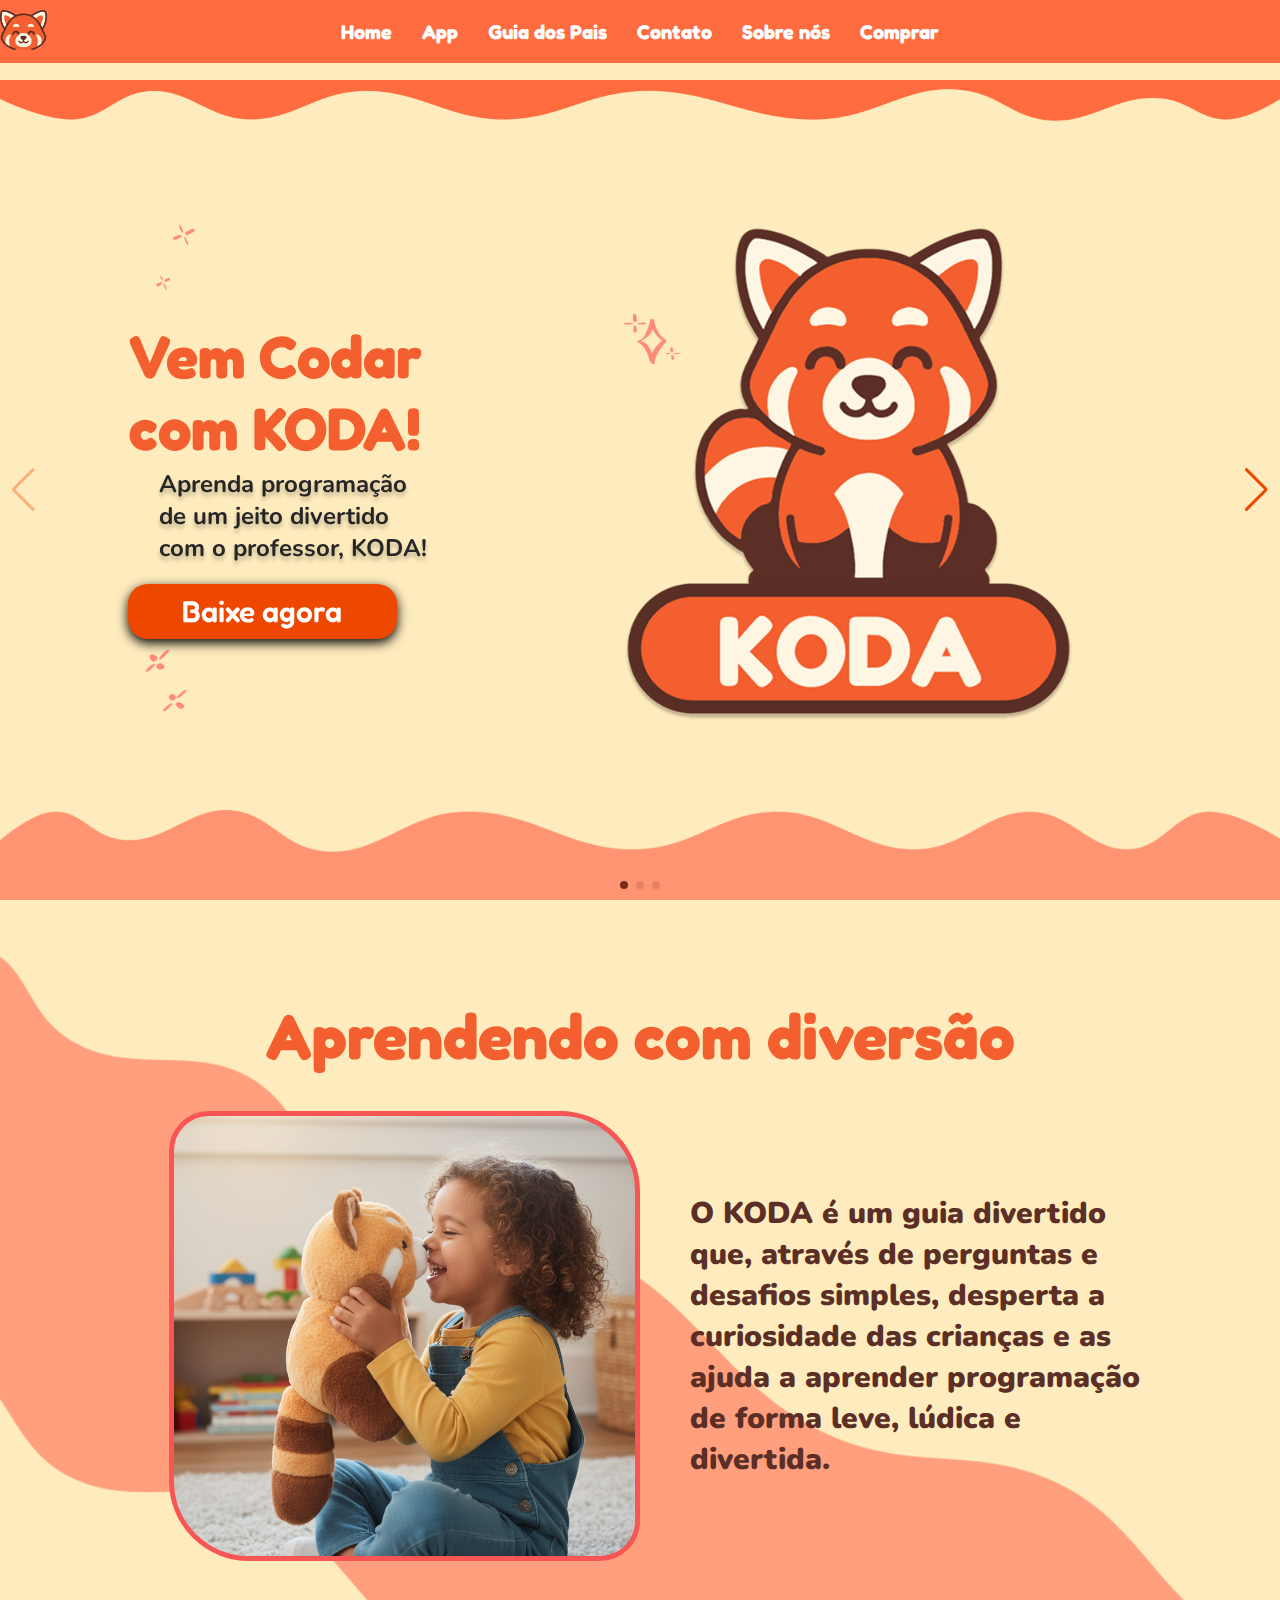
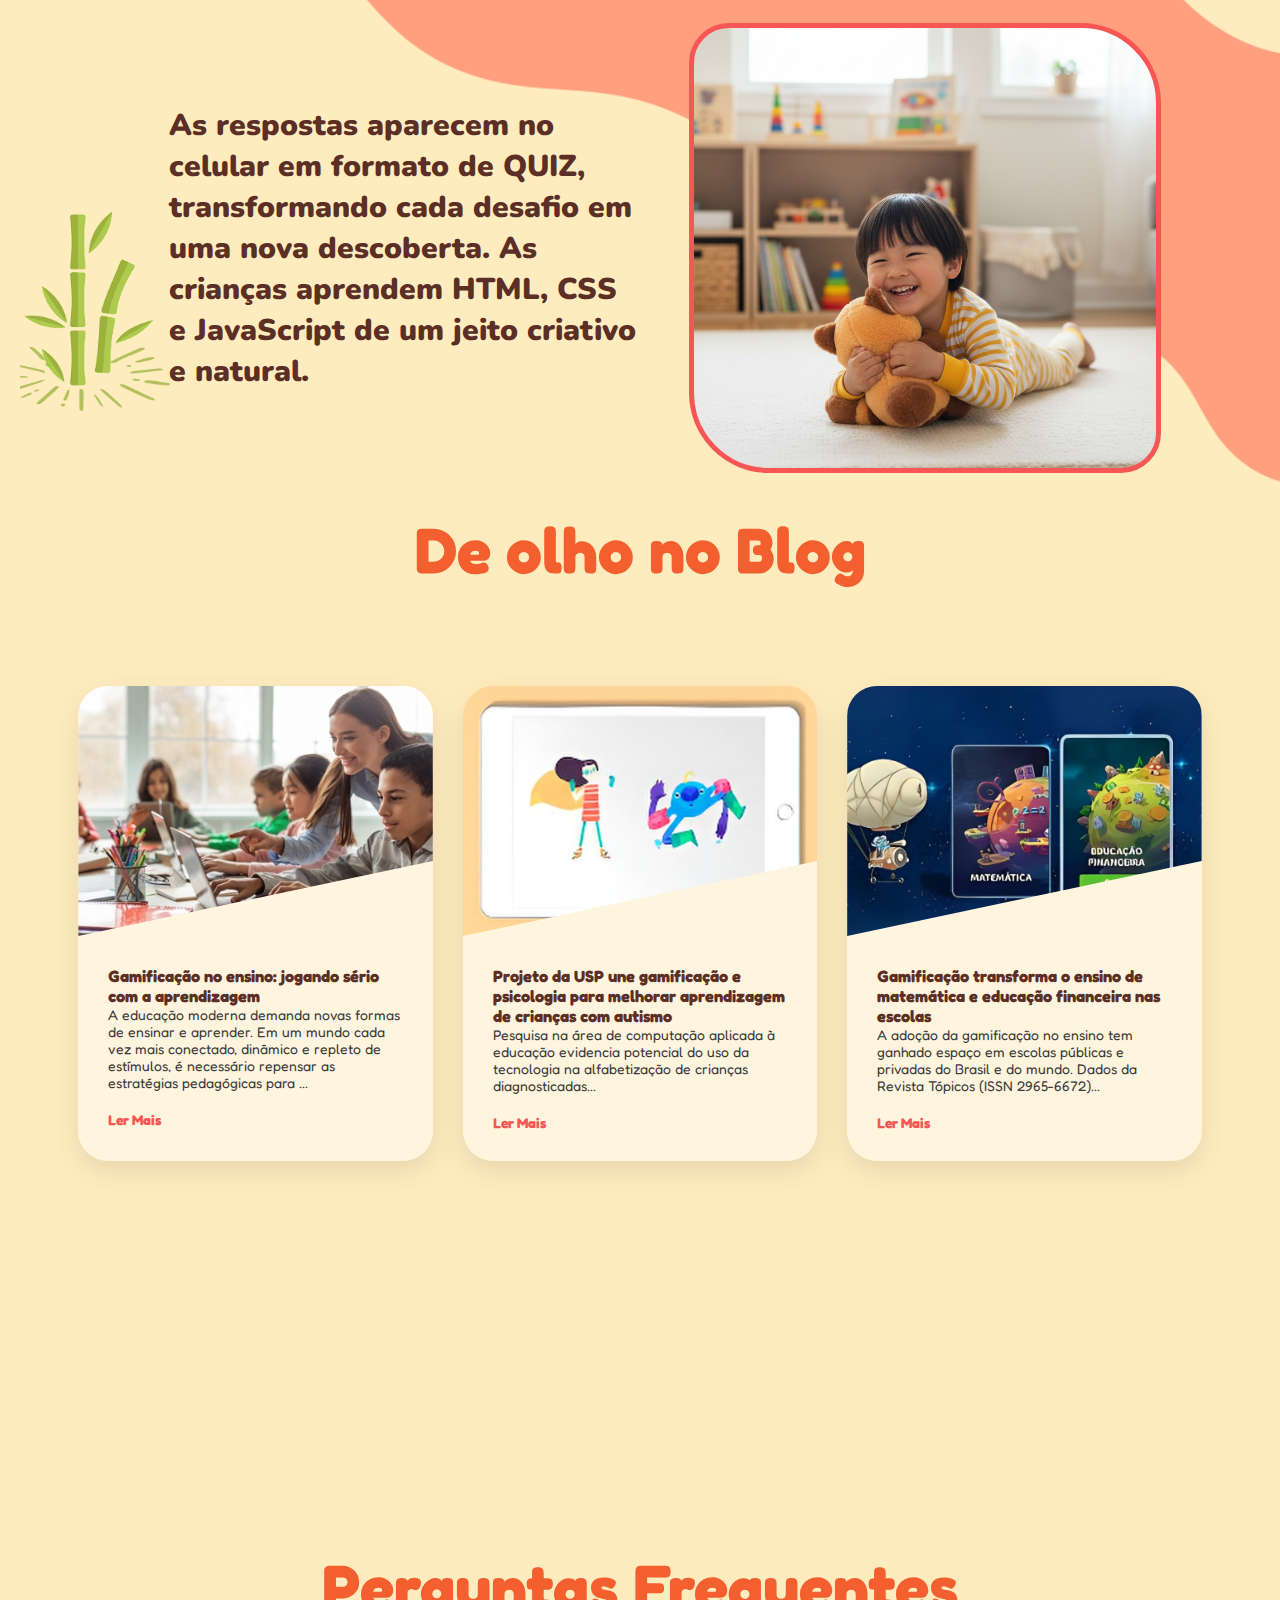
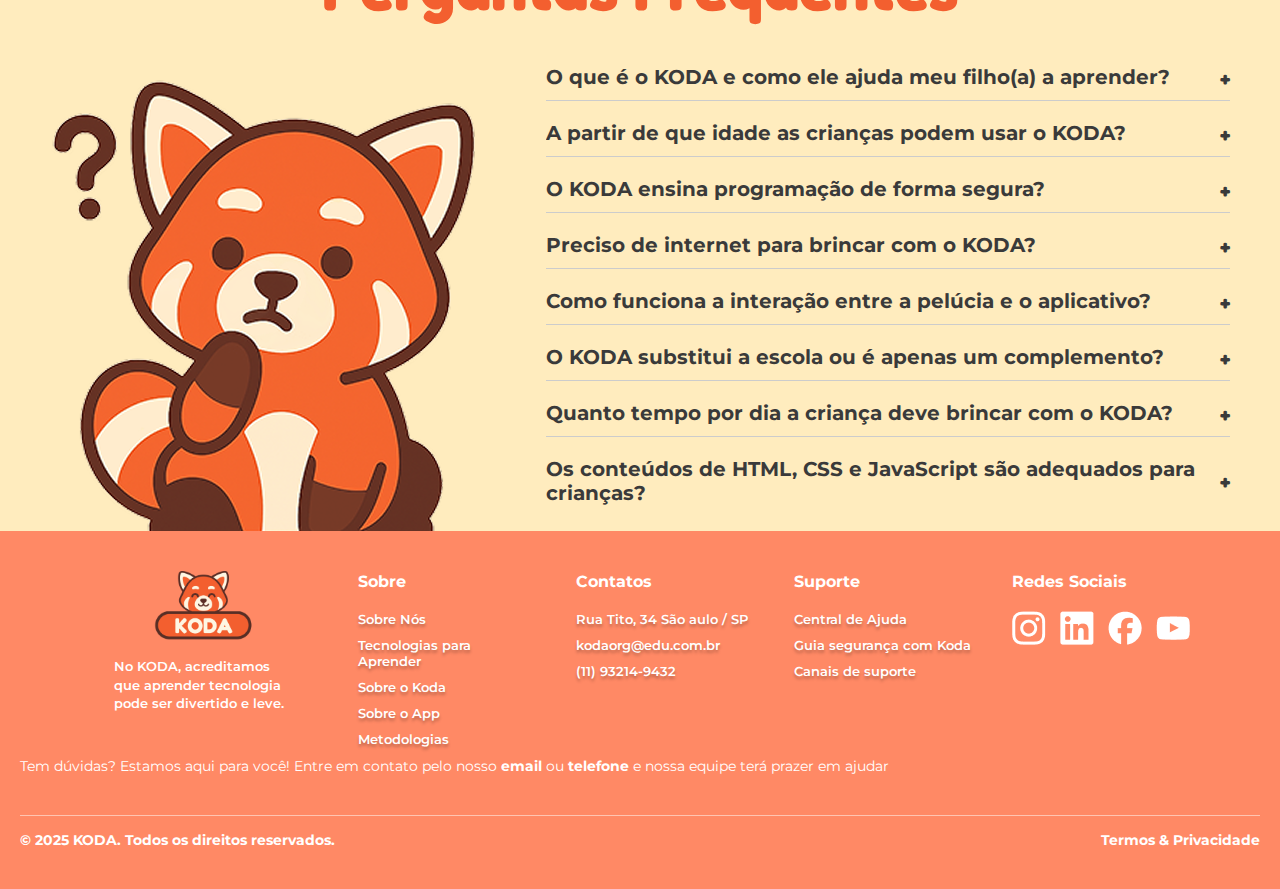
<file: index.html>
<!DOCTYPE html>
<html lang="pt-br">

<head>
  <meta charset="UTF-8">
  <meta name="viewport" content="width=device-width, initial-scale=1.0">
  <title>KODA</title>
  <link rel="stylesheet" href="https://cdn.jsdelivr.net/npm/swiper@11/swiper-bundle.min.css" />
  <link rel="stylesheet" href="css/index.css" type="text/css" />
  <link rel="stylesheet" href="/css/reset.css" type="text/css" />
  <link rel="stylesheet" href="/css/header_footer.css" type="text/css" />
  <link rel="icon" type="image/x-icon" href="/imagens/FooterHeader/koda-logo.png">

</head>

<body>

  <!--inicio da Header-------------------------------------------------------------------------------------------------->
  <header class="navbar">
    <div class="container">
      <!-- Ícone de menu-->
      <div class="menu-toggle" id="menu-toggle">
        &#9776; <!-- codigo do icone de menu-->
      </div>
      <img src="./imagens/FooterHeader/koda-logo.png" alt="Logo" class="logo">
      <nav class="menu" id="menu">
        <a href="/index.html">Home</a>
        <a href="./paginas/appKoda.html">App</a>
        <a href="./paginas/guiadosPais.html">Guia dos Pais</a>
        <a href="./paginas/contato.html">Contato</a>
        <a href="./paginas/sobrenos.html">Sobre nós</a>
        <a href="./paginas/adote.html">Comprar</a>
      </nav>
    </div>
  </header>
  <!--Final da Header--------------------------------------------------------------------------------------------------->


  <!-- CONTEÙDO DA PÁGINA ----------------------------------------------------------------------------------------------->

  <!-- SECTION 1  ---------------------------------------------------------------------------------------------------------->
  <section class="swiper mySwiper">
    <img id="onda" src="/imagens/index//SECTION1/Exclude.png" alt="onda laranja">
    <div class="swiper-wrapper">
      <div class="swiper-slide">
        <div id="slide1">
          <img id="brilhos" src="/imagens/index/SECTION1/Element1.png" alt="brilhos">
          <h1> Vem Codar <br> com KODA!</h1>
          <h5>Aprenda programação <br> de um jeito divertido <br> com o professor, KODA!</h5>

          <a href="https://play.google.com/store/games?hl=pt_BR">
            <button> Baixe agora </button>
          </a>
        </div>
        <img id="kodak" src="/imagens/index/SECTION1/LogoKODAPNG.png" alt="Logo Do Koda">
        <img id="ondarosa" src="/imagens/index/SECTION1/ondarosa.png" alt="onda">
      </div>

      <div class="swiper-slide">
        <div id="slide2">
          <img id="brilhos2" src="/imagens/index/SECTION1/Element2.png" alt="brilhos">
          <h1>Garanta já o seu!</h1>

          <h5>Diversão, aprendizado e carinho <br> em um só mascote.</h5>

          <a href="/paginas/adote.html">
            <button> R$ 99,00 </button>
          </a>
        </div>
        <img id="kodaAcenando" src="/imagens/index/SECTION1/kodaAcenando.png" alt="KODA acenando">
        <img id="ondarosa" src="/imagens/index/SECTION1/ondarosa.png" alt="onda">

      </div>

      <div class="swiper-slide">

        <div id="slide3">
          <img id="brilhos3" src="/imagens/index/SECTION1/Element3.png" alt="brilhos">
          <img id="linguagens" src="/imagens/index/SECTION1/linguagens.png" alt="Logo HTML,CSS,JS">
          <div id="textos3">
            <h1>Aprenda as principais linguagens com o KODA!</h1>

            <h5>Programe suas ideias e divirta-se: transforme códigos em diversão com a ajuda do KODA!</h5>
          </div>
        </div>
        <img id="ondarosa" src="/imagens/index/SECTION1/ondarosa.png" alt="onda">


      </div>
    </div>

    <div class="swiper-button-next"></div>
    <div class="swiper-button-prev"></div>
    <div class="swiper-pagination"></div>
  </section>
  <!-- FIM DA SECTION 1  ---------------------------------------------------------------------------------------------------------->

  <!-- SECTION 2  ---------------------------------------------------------------------------------------------------------->
  <section class="secao2">
    <h1>Aprendendo com diversão</h1>

    <div id="box1">
      <div id="crianca1" alt="Criança interagindo com o KODA"> </div>
      <h4>O KODA é um guia divertido que, através de perguntas e desafios simples, desperta a curiosidade das
        crianças e as ajuda a aprender programação de forma leve, lúdica e divertida.</h4>
    </div>
    <img id="cana" src="/imagens/index/SECTION2/cana.png" alt="Cana de açucar">
    <div id="box2">

      <h4>As respostas aparecem no celular em formato de QUIZ, transformando cada desafio em uma nova descoberta.
        As crianças aprendem HTML, CSS e JavaScript de um jeito criativo e natural.</h4>
      <div id="crianca2" alt="Criança interagindo com o KODA"> </div>

    </div>
    <h1>De olho no Blog </h1>





  </section>
  <!-- FIM DA SECTION 2  ---------------------------------------------------------------------------------------------------------->


  <!-- SECTION 3  ---------------------------------------------------------------------------------------------------------->
  <section class="secao3">

    <section class="blog">
      <div class="blog-head">
      </div>

      <div class="row">


        <div class="item">
          <a href="https://revistaeducacao.com.br/2025/05/02/gamificacao-aprendizagem-debora-garofalo">
            <div class="img"><img src="/imagens/index/SECTION3/gamificacao-escola.jpg" alt=""></div>
            <div class="info">
              <h3>Gamificação no ensino: jogando sério com a aprendizagem</h3>
              <p>A educação moderna demanda novas formas de ensinar e aprender. Em um mundo cada vez mais conectado,
                dinâmico e repleto de estímulos, é necessário repensar as estratégias pedagógicas para ...</p>
              <p class="user">Ler mais</p>
            </div>
          </a>
        </div>

        <div class="item">
          <a
            href="https://www.icmc.usp.br/noticias/4997-projeto-da-usp-une-gamificacao-e-psicologia-para-melhorar-aprendizagem-de-criancas-com-autismo?">
            <div class="img"><img src="/imagens/index/SECTION3/noticia2.jpg" alt=""></div>
            <div class="info">
              <h3>Projeto da USP une gamificação e psicologia para melhorar aprendizagem de crianças com autismo</h3>
              <p>Pesquisa na área de computação aplicada à educação evidencia potencial do uso da tecnologia na
                alfabetização de crianças diagnosticadas...</p>
              <p class="user">Ler mais</p>
            </div>
          </a>
        </div>



        <div class="item">
          <a
            href="https://www.em.com.br/mundo-corporativo/2025/06/7171991-gamificacao-transforma-o-ensino-de-matematica-e-educacao-financeira-nas-escolas.html?">

            <div class="img"><img src="/imagens/index/SECTION3/noticia3.jpg" alt=""></div>
            <div class="info">
              <h3>Gamificação transforma o ensino de matemática e educação financeira nas escolas</h3>
              <p>A adoção da gamificação no ensino tem ganhado espaço em escolas públicas e privadas do Brasil e do
                mundo. Dados da Revista Tópicos (ISSN 2965-6672)...</p>
              <p class="user">Ler mais</p>
            </div>

          </a>
        </div>


      </div>
    </section>



  </section>




  <!-- FIM DA SECTION 3  ---------------------------------------------------------------------------------------------------------->


  <!-- SECTION 4  ---------------------------------------------------------------------------------------------------------->

  <section class="secao4">
    <h1>Perguntas Frequentes</h1>

    <div class="faq-container">
      <img src="/imagens/index/SECTION4/KODADUVIDA.png" alt="Mascote KODA" class="faq-image" />

      <div class="faq-box">
        <div class="faq">

          <div class="faq-item">
            <div class="faq-question">
              <h3>O que é o KODA e como ele ajuda meu filho(a) a aprender?</h3><span class="faq-icon">+</span>
            </div>
            <div class="faq-answer">
              <p>O KODA é uma pelúcia interativa que ensina programação de forma lúdica. Ele conversa com as crianças,
                faz perguntas e transforma conceitos de tecnologia em brincadeiras leves. Assim, elas aprendem os
                primeiros passos de HTML, CSS e JavaScript de um jeito divertido, sem pressão e com muito incentivo à
                criatividade.</p>
            </div>
          </div>

          <div class="faq-item">
            <div class="faq-question">
              <h3>A partir de que idade as crianças podem usar o KODA?</h3><span class="faq-icon">+</span>
            </div>
            <div class="faq-answer">
              <p>O KODA foi desenvolvido especialmente para crianças de 6 a 12 anos, fase em que a curiosidade e o
                aprendizado por meio da brincadeira estão em alta. Nessa idade, o contato com a programação é mais
                natural e se torna uma ótima base para o futuro.</p>
            </div>
          </div>


          <div class="faq-item">
            <div class="faq-question">
              <h3>O KODA ensina programação de forma segura?</h3><span class="faq-icon">+</span>
            </div>
            <div class="faq-answer">
              <p> Sim! Todo o conteúdo foi cuidadosamente planejado para ser educativo e seguro, sem riscos online. As
                interações são limitadas ao app e à pelúcia, garantindo que a criança aprenda em um ambiente protegido.
              </p>
            </div>
          </div>

          <div class="faq-item">
            <div class="faq-question">
              <h3>Preciso de internet para brincar com o KODA?</h3><span class="faq-icon">+</span>
            </div>
            <div class="faq-answer">
              <p>Apenas para a primeira configuração e eventuais atualizações do aplicativo. Depois disso, a criança
                pode brincar livremente com o KODA mesmo sem internet.</p>
            </div>
          </div>

          <div class="faq-item">
            <div class="faq-question">
              <h3>Como funciona a interação entre a pelúcia e o aplicativo?</h3><span class="faq-icon">+</span>
            </div>
            <div class="faq-answer">
              <p>É simples e intuitivo! O KODA faz uma pergunta em forma de brincadeira (como um quiz) e a criança
                escolhe a resposta pelo aplicativo no celular. O mascote reage de forma divertida, incentivando e
                celebrando os acertos.</p>
            </div>
          </div>


          <div class="faq-item">
            <div class="faq-question">
              <h3>O KODA substitui a escola ou é apenas um complemento?</h3><span class="faq-icon">+</span>
            </div>
            <div class="faq-answer">
              <p> O KODA não substitui a escola. Ele é um recurso complementar que transforma o aprendizado em uma
                experiência prazerosa. Funciona como um reforço criativo, ajudando a criança a desenvolver raciocínio
                lógico e confiança de maneira divertida.</p>
            </div>
          </div>

          <div class="faq-item">
            <div class="faq-question">
              <h3>Quanto tempo por dia a criança deve brincar com o KODA?</h3><span class="faq-icon">+</span>
            </div>
            <div class="faq-answer">
              <p>Recomendamos sessões de 15 a 30 minutos por dia. Esse tempo é suficiente para manter o aprendizado leve
                e envolvente, sem sobrecarregar a criança.</p>
            </div>
          </div>


          <div class="faq-item">
            <div class="faq-question">
              <h3>Os conteúdos de HTML, CSS e JavaScript são adequados para crianças?</h3><span
                class="faq-icon">+</span>
            </div>
            <div class="faq-answer">
              <p>Sim! Os conteúdos são adaptados para a faixa etária com linguagem simples, exemplos do cotidiano e
                muita ludicidade. Em vez de conceitos técnicos difíceis, a criança aprende por meio de comparações,
                metáforas e jogos interativos.</p>
            </div>
          </div>


          <div class="faq-item">
            <div class="faq-question">
              <h3>E se meu filho(a) não souber ler muito bem ainda, ele pode usar o KODA?</h3><span
                class="faq-icon">+</span>
            </div>
            <div class="faq-answer">
              <p>Pode sim! O KODA fala as perguntas em voz alta, e o app usa cores, ícones e desenhos para ajudar nas
                respostas. Assim, até mesmo crianças com pouca prática de leitura conseguem participar.</p>
            </div>
          </div>


          <div class="faq-item">
            <div class="faq-question">
              <h3>O aplicativo é gratuito ou tem planos pagos?</h3><span class="faq-icon">+</span>
            </div>
            <div class="faq-answer">
              <p> O aplicativo será gratuito em sua versão principal, com todas as funções necessárias para brincar e
                aprender. No futuro, poderão existir planos opcionais com conteúdos extras para quem quiser se
                aprofundar ainda mais.</p>
            </div>
          </div>


          <div class="faq-item">
            <div class="faq-question">
              <h3>É possível os pais acompanharem o progresso da criança?</h3><span class="faq-icon">+</span>
            </div>
            <div class="faq-answer">
              <p>Sim! O aplicativo tem uma área exclusiva para os pais, onde é possível acompanhar as conquistas da
                criança, ver quais temas ela aprendeu e monitorar seu desenvolvimento.</p>
            </div>
          </div>


          <div class="faq-item">
            <div class="faq-question">
              <h3>O KODA pode ser usado por mais de uma criança da família?</h3><span class="faq-icon">+</span>
            </div>
            <div class="faq-answer">
              <p>Claro! O app permite criar perfis diferentes para cada criança, garantindo que cada uma tenha sua
                própria experiência de aprendizado com o KODA.</p>
            </div>
          </div>


          <div class="faq-item">
            <div class="faq-question">
              <h3>O brinquedo é resistente e seguro para crianças menores?</h3><span class="faq-icon">+</span>
            </div>
            <div class="faq-answer">
              <p>O KODA é produzido com materiais seguros, macios e resistentes, seguindo padrões de qualidade. Apesar
                disso, recomendamos seu uso principal para crianças a partir de 6 anos, quando a proposta educativa é
                mais bem aproveitada.</p>
            </div>
          </div>

          <div class="faq-item">
            <div class="faq-question">
              <h3>Como o KODA transforma aprendizado em algo divertido?</h3><span class="faq-icon">+</span>
            </div>
            <div class="faq-answer">
              <p>O segredo está na forma de ensinar: o KODA combina histórias, desafios e reações animadas para prender
                a atenção da criança. Ao invés de parecer estudo, tudo acontece como uma grande brincadeira cheia de
                descobertas.</p>
            </div>
          </div>

          <div class="faq-item">
            <div class="faq-question">
              <h3>Onde posso comprar o KODA e como ele chega até mim?</h3><span class="faq-icon">+</span>
            </div>
            <div class="faq-answer">
              <p>O KODA estará disponível para compra em nosso site oficial. A entrega será feita de forma rápida e
                segura diretamente para a sua casa, com todo o cuidado para que o mascote chegue pronto para brincar.
              </p>
            </div>
          </div>



        </div>
      </div>
    </div>

  </section>


  <!-- FIM DA SECTION 4  ---------------------------------------------------------------------------------------------------------->

  <!-- FINAL DO CONTEÙDO DA PÁGINA ----------------------------------------------------------------------------------------------->

  <!--inicio do footer-->
  <footer>
    <div class="footer-container">
      <div class="footer-logo">
        <a href="#home"><img src="./imagens/FooterHeader/footer-logo.png" alt="Koda logo"></a>
        <p>No KODA, acreditamos que aprender tecnologia pode ser divertido e leve.</p>
      </div>

      <div class="footer-section">
        <h3>Sobre</h3>
        <ul>
          <li><a href="#">Sobre Nós</a></li>
          <li><a
              href="https://www.alura.com.br/artigos/html-css-e-js-definicoes?srsltid=AfmBOopwXEjOBcZMtTN9I5N0tvhTWbax2gQWXewdu9hxTt33E9PH61Ca">Tecnologias
              para Aprender</a></li>
          <li><a href="#">Sobre o Koda</a></li>
          <li><a href="#">Sobre o App</a></li>
          <li><a href="imagens/FooterHeader/Metodologias.pdf">Metodologias</a></li>
        </ul>
      </div>

      <div class="footer-section footer-contact">
        <h3>Contatos</h3>
        <a
          href="https://www.google.com/maps/place/Senac+Lapa+Tito/data=!4m2!3m1!1s0x0:0x923835e9005f8309?sa=X&ved=1t:2428&ictx=111">Rua
          Tito, 34 São aulo / SP<a>
            <a href="mailto:kodaorg@edu.com.br">kodaorg@edu.com.br</a>
            <p>(11) 93214-9432</p>
      </div>

      <div class="footer-section">
        <h3>Suporte</h3>
        <ul>
          <li><a href="#">Central de Ajuda</a></li>
          <li><a href="#guia_pais">Guia segurança com Koda</a></li>
          <li><a href="#">Canais de suporte</a></li>
        </ul>
      </div>

      <div class="footer-section">
        <h3>Redes Sociais</h3>
        <ul id="footer_redes-sociais">
          <li><img src="imagens/FooterHeader/instagram.png"></li>
          <li><img src="imagens/FooterHeader/linkedin.png"></li>
          <li><img src="imagens/FooterHeader/facebook.png"></li>
          <li><img src="imagens/FooterHeader/youtube.png"></li>
        </ul>
      </div>
    </div>

    <p class="footer-duvidas">Tem dúvidas? Estamos aqui para você! Entre em contato pelo nosso
      <strong>email</strong> ou
      <strong>telefone</strong> e nossa equipe terá prazer em ajudar
    </p>

    <div class="footer-bottom">
      <span>© 2025 KODA. Todos os direitos reservados.</span>
      <a style="color: white; text-decoration: none;"
        href="imagens/FooterHeader/Declaração de Privacidade e Proteção dos Dados Koda.pdf" download>Termos
        &
        Privacidade</a>
    </div>

  </footer>
  <!--Final da footer-------------------------------------------------------------------------------------------------->

  <!--início do JAVASCRIPT-->
  <script src="https://cdn.jsdelivr.net/npm/swiper@11/swiper-bundle.min.js"></script>
  <script src="/javascript/index.js"></script>
  <script src="/javascript/menu-navbar.js"></script>

  <!--final do JAVASCRIPT----------------------------------------------------------------------------------------------->

</body>

</html>
</file>
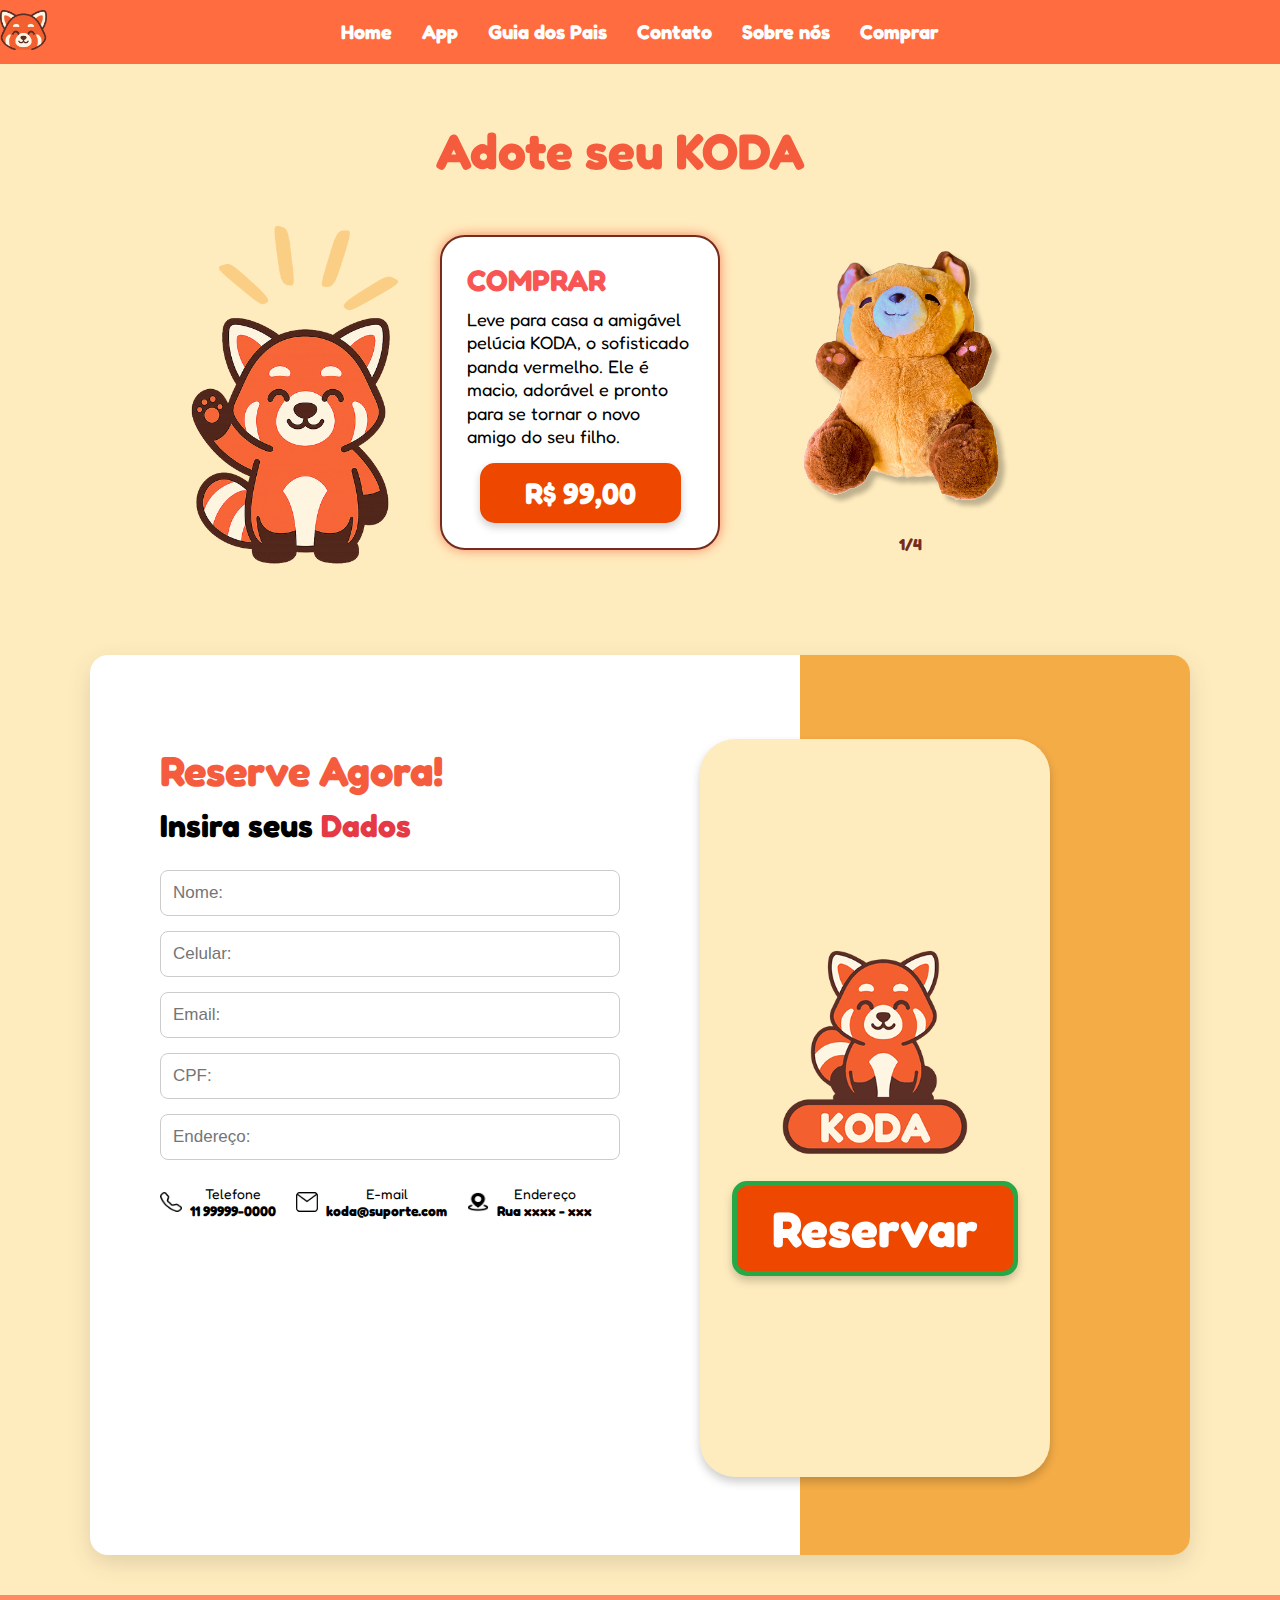
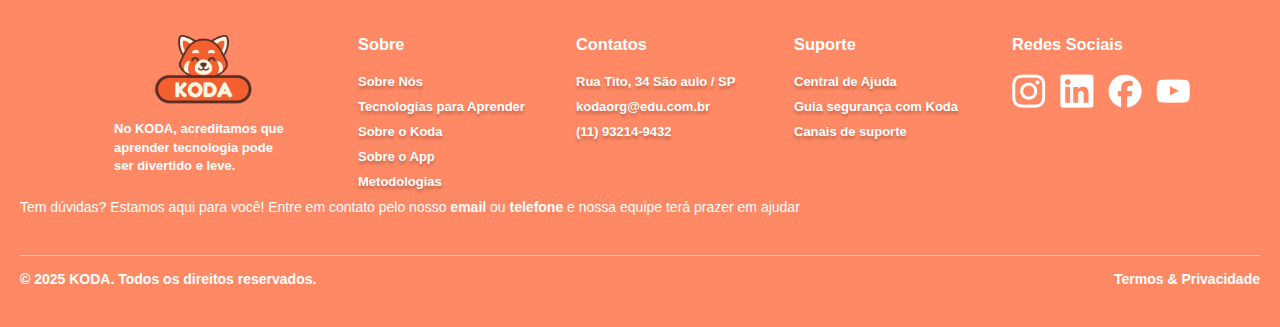
<file: paginas/adote.html>
<!DOCTYPE html>
<html lang="pt-br">
<head>
    <meta charset="UTF-8">
    <meta name="viewport" content="width=device-width, initial-scale=1.0">
    <title>Comprar</title>
    <link rel="stylesheet" href="/css/adote.css" type="text/css">
    <link rel="stylesheet" href="/css/reset.css" type="text/css" />
    <link rel="stylesheet" href="/css/header_footer.css" type="text/css" />
    <link rel="icon" type="image/x-icon" href="/imagens/FooterHeader/koda-logo.png">
</head>
<body>
    <!--inicio da Header-------------------------------------------------------------------------------------------------->
    <header class="navbar">
        <div class="container">
            <!-- Ícone de menu-->
            <div class="menu-toggle" id="menu-toggle">
                &#9776; <!-- codigo do icone de menu-->
            </div>
            <img src="/imagens/FooterHeader/koda-logo.png" alt="Logo" class="logo">
            <nav class="menu" id="menu">
                <a href="/index.html">Home</a>
                <a href="/paginas/appKoda.html">App</a>
                <a href="/paginas/guiadosPais.html">Guia dos Pais</a>
                <a href="/paginas/contato.html">Contato</a>
                <a href="/paginas/sobrenos.html">Sobre nós</a>
                <a href="/paginas/adote.html">Comprar</a>
            </nav>
        </div>
    </header>
    <!--Final da Header--------------------------------------------------------------------------------------------------->

    <!-- CONTEÙDO DA PÁGINA ----------------------------------------------------------------------------------------------->


    <main>
    <h1>Adote seu KODA</h1>
    <div class="container_1">
     
      <div class="mascote">
        <img src="../imagens/adote/esq.png" alt="Mascote KODA">
      </div>

      
      <div class="card">
        <h2>COMPRAR</h2>
        <p>
          Leve para casa a amigável pelúcia KODA, o sofisticado panda vermelho. 
          Ele é macio, adorável e pronto para se tornar o novo amigo do seu filho.
        </p>
        <button>R$ 99,00</button>
      </div>

    
      <div class="viewer">
        <img id="urso" src="../imagens/adote/urso1.png" alt="Koda pelúcia">
        <p id="contador">1/4</p>
      </div>
    </div>
  </main>


  <!--COMEÇO DA SEGUNDA PAGINA(FORMULARIO)-->
   <main class="reserva-container">
    
    <section class="form-section">
        <div class="ajustar">
      <h1><span class="orange">Reserve Agora!</span></h1>
      <h2>Insira seus <span class="red">Dados</span></h2>
      </div>

      <form id="reservaForm">
        <input type="text" placeholder="Nome:" required>
        <input type="tel" placeholder="Celular:" required>
        <input type="email" placeholder="Email:" required>
        <input type="text" placeholder="CPF:" required>
        <input type="text" placeholder="Endereço:" required>
      </form>

     
      <div class="contatos">
        <div><img src="../imagens/adote/Vector.png" alt="Telefone"> <span>Telefone<br><strong>11 99999-0000</strong></span></div>
        <div><img src="../imagens/adote/a688762f.png" alt="Email"> <span>E-mail<br><strong>koda@suporte.com</strong></span></div>
        <div><img src="../imagens/adote/Vector (1).png" alt="Endereço"> <span>Endereço<br><strong>Rua xxxx - xxx</strong></span></div>
      </div>
    </section>

   
    <section class="koda-card">
        <div class="fundo">
      <img src="../imagens/adote/LogoKODAPNG.png" alt="Koda" class="koda-logo">
      <button type="submit" form="reservaForm" class="btn-reservar">Reservar</button>
      </div>
    </section>
  </main>


  
 


  


    
    <!-- FINAL DO CONTEÙDO DA PÁGINA ----------------------------------------------------------------------------------------------->

    <!--inicio do footer-->
    <footer>
        <div class="footer-container">
            <div class="footer-logo">
                <a href="#home"><img src="/imagens/FooterHeader/footer-logo.png" alt="Koda logo"></a>
                <p>No KODA, acreditamos que aprender tecnologia pode ser divertido e leve.</p>
            </div>

            <div class="footer-section">
                <h3>Sobre</h3>
                <ul>
                    <li><a href="#">Sobre Nós</a></li>
                    <li><a
                            href="https://www.alura.com.br/artigos/html-css-e-js-definicoes?srsltid=AfmBOopwXEjOBcZMtTN9I5N0tvhTWbax2gQWXewdu9hxTt33E9PH61Ca">Tecnologias
                            para Aprender</a></li>
                    <li><a href="#">Sobre o Koda</a></li>
                    <li><a href="#">Sobre o App</a></li>
                    <li><a href="imagens/FooterHeader/Metodologias.pdf">Metodologias</a></li>
                </ul>
            </div>

            <div class="footer-section footer-contact">
                <h3>Contatos</h3>
                <a
                    href="https://www.google.com/maps/place/Senac+Lapa+Tito/data=!4m2!3m1!1s0x0:0x923835e9005f8309?sa=X&ved=1t:2428&ictx=111">Rua
                    Tito, 34 São aulo / SP<a>
                        <a href="mailto:kodaorg@edu.com.br">kodaorg@edu.com.br</a>
                        <p>(11) 93214-9432</p>
            </div>

            <div class="footer-section">
                <h3>Suporte</h3>
                <ul>
                    <li><a href="#">Central de Ajuda</a></li>
                    <li><a href="#guia_pais">Guia segurança com Koda</a></li>
                    <li><a href="#">Canais de suporte</a></li>
                </ul>
            </div>

            <div class="footer-section">
                <h3>Redes Sociais</h3>
                <ul id="footer_redes-sociais">
                    <li><img src="/imagens/FooterHeader/instagram.png"></li>
                    <li><img src="/imagens/FooterHeader/linkedin.png"></li>
                    <li><img src="/imagens/FooterHeader/facebook.png"></li>
                    <li><img src="/imagens/FooterHeader/youtube.png"></li>
                </ul>
            </div>
        </div>

        <p class="footer-duvidas">Tem dúvidas? Estamos aqui para você! Entre em contato pelo nosso
            <strong>email</strong> ou
            <strong>telefone</strong> e nossa equipe terá prazer em ajudar
        </p>

        <div class="footer-bottom">
            <span>© 2025 KODA. Todos os direitos reservados.</span>
            <a style="color: white; text-decoration: none;"
                href="imagens/FooterHeader/Declaração de Privacidade e Proteção dos Dados Koda.pdf" download>Termos &
                Privacidade</a>
        </div>

    </footer>
    <!--Final da footer-------------------------------------------------------------------------------------------------->
<!-- CONTEUDO JAVASCRIPT -->
    <script src="/javascript/adote.js"></script>
    <script src="/javascript/menu-navbar.js"></script>
 <!--final do JAVASCRIPT----------------------------------------------------------------------------------------------->
 <!-- inicio da api de libras-->
    <div vw class="enabled">
        <div vw-access-button class="active"></div>
        <div vw-plugin-wrapper>
            <div class="vw-plugin-top-wrapper"></div>
        </div>
    </div>
    <script src="https://vlibras.gov.br/app/vlibras-plugin.js"></script>
    <script>
        new window.VLibras.Widget('https://vlibras.gov.br/app');
    </script>
      <!--fim da API de libras-->
</body>
</html>
</file>
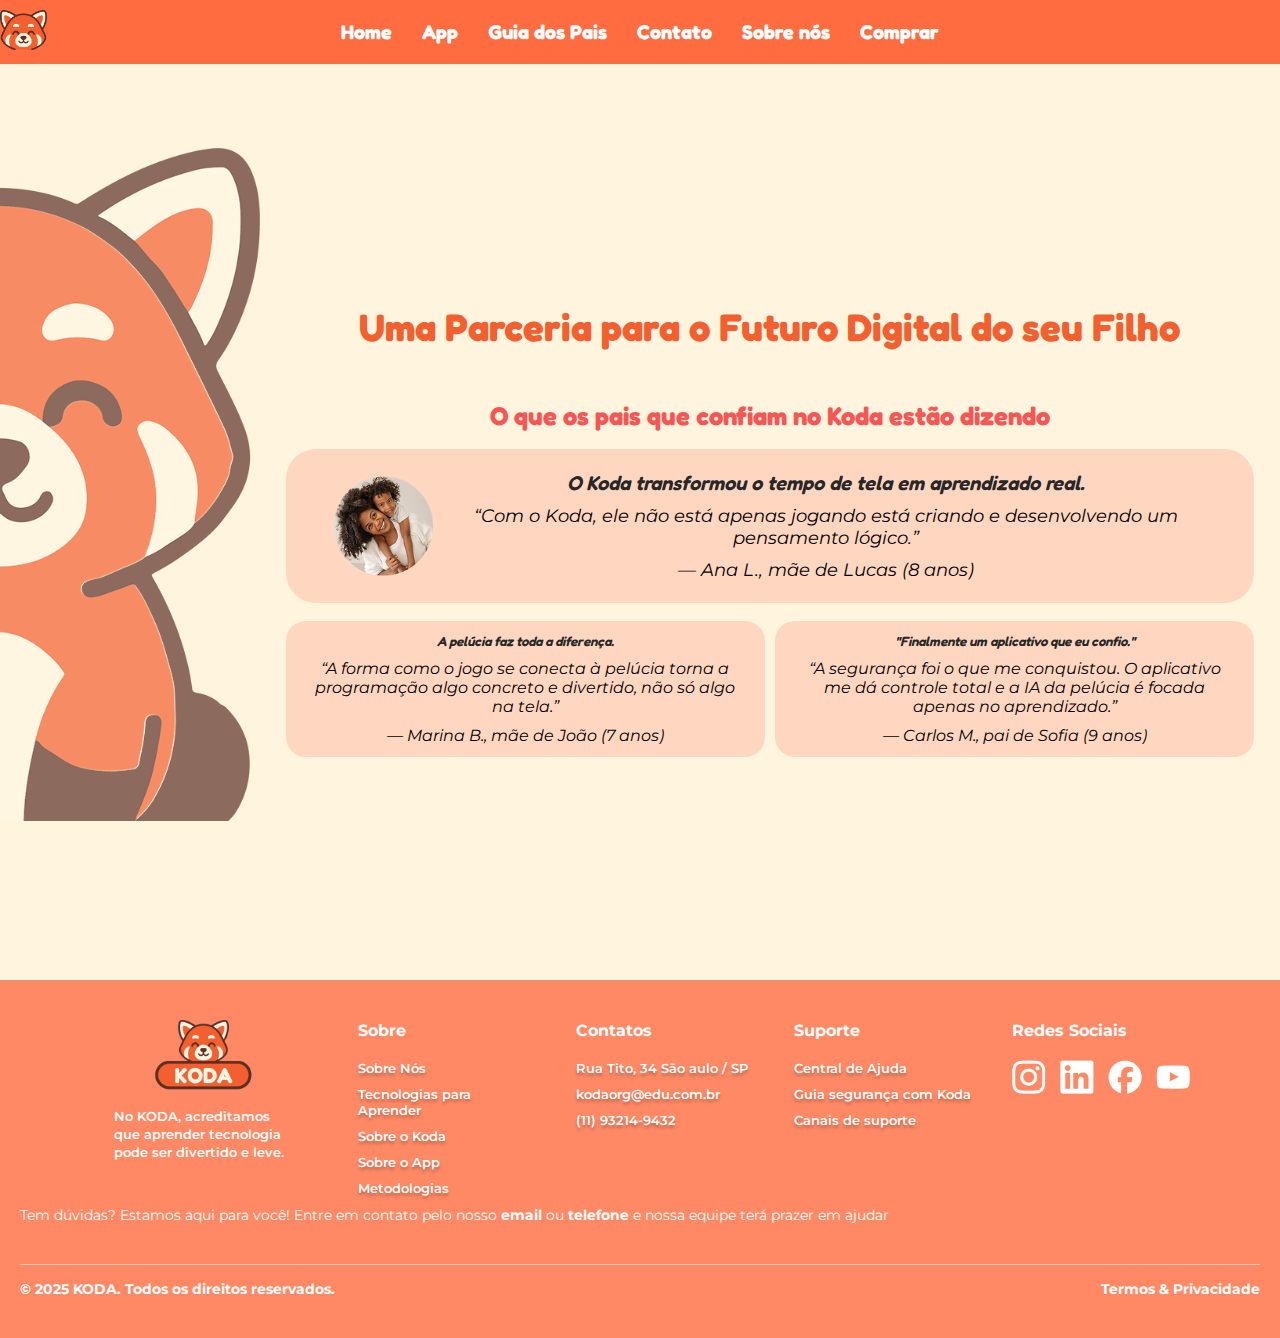
<file: paginas/guiadosPais.html>
<!DOCTYPE html>
<html lang="pt-br">
<head>
    <meta charset="UTF-8">
    <meta name="viewport" content="width=device-width, initial-scale=1.0">
    <title>Guia dos Pais</title>
    <link rel="stylesheet" href="/css/guiadospais.css" type="text/css"/>
    <link rel="stylesheet" href="/css/reset.css" type="text/css" />
    <link rel="stylesheet" href="/css/header_footer.css" type="text/css"/>
    <link rel="icon" type="image/x-icon" href="/imagens/FooterHeader/koda-logo.png">
</head>
<body>
    <!--inicio da Header-------------------------------------------------------------------------------------------------->
    <header class="navbar">
        <div class="container">
            <!-- Ícone de menu-->
            <div class="menu-toggle" id="menu-toggle">
                &#9776; <!-- codigo do icone de menu-->
            </div>
            <img src="/imagens/FooterHeader/koda-logo.png" alt="Logo" class="logo">
            <nav class="menu" id="menu">
                <a href="/index.html">Home</a>
                <a href="/paginas/appKoda.html">App</a>
                <a href="/paginas/guiadosPais.html">Guia dos Pais</a>
                <a href="/paginas/contato.html">Contato</a>
                <a href="/paginas/sobrenos.html">Sobre nós</a>
                <a href="/paginas/adote.html">Comprar</a>
            </nav>
        </div>
    </header>
    <!--Final da Header--------------------------------------------------------------------------------------------------->

    <!-- GUIA DOS PAIS ----------------------------------------------------------------------------------------------->


     <main id="guia_pais">
        <!--Inicio Seção Principal-->
        <section class="conteudo" id="guia_pais__principal">
            <div class="guia_pais__principal--container">

                <div id="principal_imagem-fundo"></div>
                <div id="principal_conteudo">

                    <div id="principal_conteudo--titulo-subtitulo">
                        <h1 class="guia_pais--titulo">Uma Parceria para o Futuro Digital do seu Filho</h1>
                        <h3 class="guia_pais--subtitulo">O que os pais que confiam no Koda estão dizendo</h3>
                    </div>

                    <div class="principal_conteudo__card-g">
                        <div class="card_comentarios-imagem-g"></div>
                        <div class="card_comentarios" id="card_comentarios-g">
                            <h5>O Koda transformou o tempo de tela em aprendizado real.</h5>
                            <p>“Com o Koda, ele não está apenas jogando está criando e desenvolvendo um pensamento
                                lógico.”</p>
                            <p>— Ana L., mãe de Lucas (8 anos)</p>
                        </div>
                    </div>

                    <div class="principal_conteudo__dois-cards">
                        <div class="principal_conteudo__card-m">
                            <div id="card_comentarios-imagem-m1"></div>
                            <div class="card_comentarios">

                                <h5>A pelúcia faz toda a diferença.</h5>
                                <p>“A forma como o jogo se conecta à pelúcia torna a programação algo concreto e
                                    divertido, não só algo na tela.” </p>
                                <p>— Marina B., mãe de João (7 anos)</p>
                            </div>
                        </div>
                        <div class="principal_conteudo__card-m">
                            <div id="card_comentarios-imagem-m2"></div>
                            <div class="card_comentarios">

                                <h5>"Finalmente um aplicativo que eu confio."</h5>
                                <p> “A segurança foi o que me conquistou. O aplicativo me dá controle total e a IA da
                                    pelúcia é focada apenas no aprendizado.” </p>
                                <p> — Carlos M., pai de Sofia (9 anos)</p>
                            </div>
                        </div>
                    </div>

                </div>
            </div>
        </section>

    
    <!-- FINAL DO CONTEÙDO DA PÁGINA ----------------------------------------------------------------------------------------------->

    <!--inicio do footer-->
    <footer>
        <div class="footer-container">
            <div class="footer-logo">
                <a href="#home"><img src="/imagens/FooterHeader/footer-logo.png" alt="Koda logo"></a>
                <p>No KODA, acreditamos que aprender tecnologia pode ser divertido e leve.</p>
            </div>

            <div class="footer-section">
                <h3>Sobre</h3>
                <ul>
                    <li><a href="#">Sobre Nós</a></li>
                    <li><a
                            href="https://www.alura.com.br/artigos/html-css-e-js-definicoes?srsltid=AfmBOopwXEjOBcZMtTN9I5N0tvhTWbax2gQWXewdu9hxTt33E9PH61Ca">Tecnologias
                            para Aprender</a></li>
                    <li><a href="#">Sobre o Koda</a></li>
                    <li><a href="#">Sobre o App</a></li>
                    <li><a href="imagens/FooterHeader/Metodologias.pdf">Metodologias</a></li>
                </ul>
            </div>

            <div class="footer-section footer-contact">
                <h3>Contatos</h3>
                <a
                    href="https://www.google.com/maps/place/Senac+Lapa+Tito/data=!4m2!3m1!1s0x0:0x923835e9005f8309?sa=X&ved=1t:2428&ictx=111">Rua
                    Tito, 34 São aulo / SP<a>
                        <a href="mailto:kodaorg@edu.com.br">kodaorg@edu.com.br</a>
                        <p>(11) 93214-9432</p>
            </div>

            <div class="footer-section">
                <h3>Suporte</h3>
                <ul>
                    <li><a href="#">Central de Ajuda</a></li>
                    <li><a href="#guia_pais">Guia segurança com Koda</a></li>
                    <li><a href="#">Canais de suporte</a></li>
                </ul>
            </div>

            <div class="footer-section">
                <h3>Redes Sociais</h3>
                <ul id="footer_redes-sociais">
                    <li><img src="/imagens/FooterHeader/instagram.png"></li>
                    <li><img src="/imagens/FooterHeader/linkedin.png"></li>
                    <li><img src="/imagens/FooterHeader/facebook.png"></li>
                    <li><img src="/imagens/FooterHeader/youtube.png"></li>
                </ul>
            </div>
        </div>

        <p class="footer-duvidas">Tem dúvidas? Estamos aqui para você! Entre em contato pelo nosso
            <strong>email</strong> ou
            <strong>telefone</strong> e nossa equipe terá prazer em ajudar
        </p>

        <div class="footer-bottom">
            <span>© 2025 KODA. Todos os direitos reservados.</span>
            <a style="color: white; text-decoration: none;"
                href="imagens/FooterHeader/Declaração de Privacidade e Proteção dos Dados Koda.pdf" download>Termos &
                Privacidade</a>
        </div>

    </footer>
    <!--Final da footer-------------------------------------------------------------------------------------------------->
<!-- CONTEUDO JAVASCRIPT -->
    <script src="/javascript/guiadosPais.js"></script>
    <script src="/javascript/menu-navbar.js"></script>
</body>
</html>
</file>
<file: css/index.css>
@import url('https://fonts.googleapis.com/css2?family=Montserrat:ital,wght@0,100..900;1,100..900&family=Nunito:ital,wght@0,200..1000;1,200..1000&display=swap');

html,
body {
  position: relative;
  height: 100%;
  background-color: #FFECBE;
  font-family: Helvetica Neue, Helvetica, Arial, sans-serif;
  font-size: 14px;
  color: #3a3a3a;
  margin: 0;
  padding: 0;

}

/* COMEÇO DA SECTION 1--------------------------------------------------------------------> */

/* COMEÇO DO SLIDE 1--------------------------------------------------------------------> */

.swiper {
  margin-top: 0px;
  width: 100%;
  height: 100%;
  background-color: #FFECBE;

}

#slide1,
#slide2,
#slide3 {
  position: relative;
  z-index: 5;
  /* acima das imagens */
}

.swiper-slide {
  text-align: center;
  background: #FFECBE;
  display: flex;
  justify-content: center;
  align-items: center;


}

.swiper-slide img {
  display: block;
  width: 100%;
  height: 100%;
  object-fit: cover;

}

.swiper-button-prev,
.swiper-button-next {
  color: #ED4700;
}

.swiper-pagination-bullet {
  background-color: #732C1D;
}

#slide1 {
  height: 100%;
  width: 30%;
  display: flex;
  text-align: left;
  flex-direction: column;
  justify-content: center;
  padding-bottom: 5%;
  margin-bottom: 5%;



}

#onda {
  position: relative;
  width: 100%;
  height: 5%;
  background-color: #FFECBE;

}

#brilhos {
  position: absolute;
  width: 500px;
  height: 500px;
  left: 7%;
  z-index: 1;
  overflow: visible;



}

#slide1 h1 {
  font-size: 80px;
  color: #F35F2F;



}

#slide1 h5 {
  font-family: "Nunito";
  font-style: bold;
  font-size: 30px;
  margin-top: 1%;
  margin-left: 8%;
  text-shadow: 0 4px 4px rgba(0, 0, 0, 0.25);
  color: #262626;

}

#slide1 button {

  height: 100%;
  width: 65%;
  color: #ffffff;
  background-color: #ED4700;
  font-family: Fredoka;
  font-weight: 550;
  font-size: 40px;
  margin-top: 5%;
  border-radius: 20px;
  box-shadow: 0 4px 12px rgb(0, 0, 0.2);
  border: none;
  cursor: pointer;

}


#slide1 button {
  position: relative;
  z-index: 6;
}


#kodak {
  overflow: visible;
  width: 50%;
  height: 450px;
  margin-bottom: 10%;
}

#ondarosa {
  position: absolute;
  height: 1%;
  width: 100%;
  z-index: 2;
  top: 90%;
  overflow: visible;
}

/* FINAL DO SLIDE 1--------------------------------------------------------------------> */

/* COMEÇO DO SLIDE 2--------------------------------------------------------------------> */

#slide2 {
  height: 100%;
  width: 100%;
  text-align: left;
  flex-direction: column;
  display: flex;
  align-items: center;
  justify-content: center;
  padding-bottom: 5%;
  gap: 2%;
  margin-bottom: 5%;
}

#slide2 h1 {


  margin-left: 6%;
  font-size: 80px;
  color: #F35F2F;
}

#slide2 h5 {

  color: #F85655;
  font-family: "Nunito";
  font-size: 30px;
  font-weight: 900;
  margin-left: 12%;


}

#slide2 button {

  font-size: 40px;
  font-family: "Montserrat";
  height: 80px;
  width: 300px;
  color: #ffffff;
  background-color: #ED4700;
  
  font-weight: bolder;
  border-radius: 20px;
  box-shadow: 0 4px 12px rgb(0, 0, 0.2);
  border: none;
  cursor: pointer;

}

#slide2 button {
  position: relative;
  z-index: 6;
}

#kodaAcenando {

  width: 90%;
  height: 100%;
  overflow: visible;


}

#brilhos2 {
  position: absolute;
  width: 500px;
  height: 500px;
  left: 15%;
  top: 10%;
  z-index: 1;
  overflow: visible;

}

/* FIM DO SLIDE 2--------------------------------------------------------------------> */

/* COMEÇO DO SLIDE 3--------------------------------------------------------------------> */

#slide3 {

  height: 90%;
  width: 90%;
  display: flex;
  text-align: left;
  flex-direction: row;
  gap: 5%;
  justify-content: center;
  padding-bottom: 5%;
  margin-bottom: 5%;



}

#linguagens {
  margin-top: 2%;
  height: 90%;
  width: 40%;
  overflow: visible;

}

#textos3 {
  margin-top: 5%;
  height: 100%;
  width: 50%;
  display: flex;
  text-align: left;
  flex-direction: column;
  justify-content: center;
  gap: 2%;



}

#textos3 h1 {
  color: #F35F2F;
  font-size: 60px;




}

#textos3 h5 {
  color: #262626;
  font-family: "Nunito";
  font-size: 35px;
  margin-left: 2%;
  text-shadow: 0 4px 4px rgba(0, 0, 0, 0.25);




}

#brilhos3 {
  position: absolute;
  top: 22%;
  width: 55%;
  height: 40%;
  margin-left: 40%;
  z-index: 1;
  overflow: visible;


}

/* FIM DO SLIDE 3--------------------------------------------------------------------> */

/* FINAL DA SECTION 1-----------------------------------------------------------------> */




/* COMEÇO DA SECTION 2-----------------------------------------------------------------> */

.secao2 {
  background-image: url(../imagens/index/SECTION2/ondarosabg.png);
  background-size: cover;
  background-repeat: no-repeat;
  color: #fff;
  position: relative;
  z-index: 0;
  padding: 60px 20px;
  min-height: 600px; 
  /* background-repeat: no-repeat;
  height: auto;
  width: 100%;
  justify-items: center;
   */
}

/* #ondarosa2{

  height: 20%;
  width: 100%;
  transform: rotate(180deg);
} */

.secao2 h1 {
  position: relative;
  height: 100%;
  width: 100%;
  text-align: center;
  margin-top: 3%;
  font-size: 64px;
  color: #F35F2F;


}

#box1 {

  width: 80%;
  height: 30%;
  display: flex;
  align-items: center;
  margin-left: 12%;
  margin-top: 3%;
  gap: 5%;

}

#crianca1 {
  background-image: url("../imagens/index/SECTION2/Criança1.png");
  background-color: #f8e5dd;
  background-repeat: no-repeat;
  background-position:center;
  background-size: cover;
  position: relative;
  width: 50%;
  height: 450px;
  border-right: 5px solid #F85655;
  border-left: 5px solid #F85655;
  border-bottom: 5px solid #F85655;
  border-top: 5px solid #F85655;
  border-radius: 40px 80px 40px 80px;

}

.secao2 h4 {

  font-size: 30px;
  font-family: "Nunito";
  font-style: normal;
  font-weight: 900;
  color: #5B2E26;
  width: 50%;

}

#box2 {
  width: 80%;
  height: 30%;
  display: flex;
  align-items: center;
  margin-top: 5%;
  margin-left: 12%;
  gap: 5%;

}

#crianca2 {
  background-image: url("../imagens/index/SECTION2/Criança2.png");
  background-color: #f8e5dd;
  background-repeat: no-repeat;
  background-position:center;
  background-size: cover;
  position: relative;
  width: 50%;
  height: 450px;
  border-right: 5px solid #F85655;
  border-left: 5px solid #F85655;
  border-bottom: 5px solid #F85655;
  border-top: 5px solid #F85655;
  border-radius: 40px 80px 40px 80px;

}

#cana {

  position: absolute;
  z-index: 3;
  height: 200px;
  width: 150px;
  margin-top: 250px;

}

/* FINAL DA SECTION 2-----------------------------------------------------------------> */




/* COMEÇO DA SECTION 3-----------------------------------------------------------------> */
span,
a,
a:hover {
  display: inline-block;
  text-decoration: none;
  color: inherit;


}

.item h3 {

  color: #5B2E26;

}


.blog {

  padding: 3%;
  min-height: 100vh;
  display: flex;
  flex-direction: column;
  align-items: center;
  max-width: 1200px;
  margin: 0 auto;

}

.row {

  display: grid;
  grid-template-columns: repeat(auto-fit, minmax(300px, 1fr));
  gap: 30px;
  width: 100%;

}

.blog .item {
  background-color: #FFF4DE;
  box-shadow: 0 10px 30px rgba(0, 0, 0, 0.1);
  border-radius: 30px;
  overflow: hidden;
  position: relative;
  display: flex;
  flex-direction: column;
  height: 100%;

}

.blog .item:hover .img img {
  transition: all 0.4s ease;
}

.blog .item:hover .img img {
  transform: rotate(-5deg) scale(1.2, 1.2);
}

.blog .item .img {
  clip-path: polygon(0 0, 100% 0, 100% 70%, 0 100%, 0 75%);
  height: 250px;
  overflow: hidden;
  position: relative;
  z-index: 1;

}

.blog .item .img img {
  width: 100%;
  height: 100%;
  object-fit: cover;

}

.blog .item .info {
  padding: 30px;
  position: relative;


}


.blog .item .info .user {
  margin-top: 20px;
  color: #F85655;
  font-weight: bold;
  text-transform: capitalize;
}



/* FINAL DA SECTION 3-----------------------------------------------------------------> */




/* COMEÇO DA SECTION 4-----------------------------------------------------------------> */

.secao4 {
  padding-left: 40px;
  padding-right: 40px;
}

.secao4 h1 {
  text-align: center;
  font-size: 64px;
  color: #F35F2F;
  margin-bottom: 40px;
}


.faq-container {
  display: flex;
  gap: 40px;
  align-items: flex-start;
  justify-content: center;
  flex-wrap: wrap;


}


.faq-image {
  max-width: 50%;
  height: auto;
  flex-shrink: 0;

}


.faq-box {
  max-height: 450px;
  overflow-y: auto;
  padding-right: 10px;
  flex: 1;
  min-width: 320px;
}


.faq {
  display: flex;
  flex-direction: column;
  gap: 20px;
}

.faq-item {
  border-bottom: 1px solid #ccc;
  padding-bottom: 10px;
}

.faq-question {
  display: flex;
  justify-content: space-between;
  align-items: center;
  cursor: pointer;
}

.faq-question h3 {
  font-size: 20px;
  ;
  font-weight: bold;
  margin: 0;
  font-family: "Montserrat";
  flex: 1;
}



.faq-icon {
  font-size: 1.5rem;
  font-weight: bold;
  margin-left: 10px;
  user-select: none;
  transition: transform 0.3s ease;
}

.faq-answer {
  max-height: 0;
  overflow: hidden;
  transition: max-height 0.4s ease, padding 0.4s ease;
  padding-top: 0;
}

.faq-item.active .faq-answer {
  max-height: 300px;
  padding-top: 10px;
}

/* FINAL DA SECTION 4-----------------------------------------------------------------> */





@media only screen and (max-width: 1440px) {
  @media only screen and (min-width: 721px){

  #slide1 h1 {
    font-size: 60px;
  }

  #slide1 h5 {
    font-size: 24px;
  }

  #slide1 button {
    font-size: 30px;
    width: 70%;
  }

  #kodak {
    height: 300px;
  }
  }
}


@media only screen and (max-width:720px){
@media only screen and (min-width:481px){
  .swiper-slide {
    flex-direction: column;
    text-align: center;
  }

  #slide1,
  #slide2,
  #slide3 {
    width: 90%;
    align-items: center;
    margin: 0 auto;
    flex-direction: column;
  }

  #slide1 h1,
  #slide2 h1,
  #slide3 h1 {
    font-size: 40px;
    text-align: center;
  }

  #slide1 h5,
  #slide2 h5,
  #slide3 h5 {
    font-size: 20px;
    text-align: center;
    margin-left: 0;

  }



  #slide1 button,
  #slide2 button {
    font-size: 24px;
    width: 200px;
    height: 80px;
    margin: 20px auto;
  }

  #kodak,
  #kodaAcenando,
  #linguagens {
    width: 90%;
    height: auto;
    margin: 0 auto;
  }

  #textos3 {
    width: 100%;
    padding: 0 5%;
  }

  #box1,
  #box2 {
    flex-direction: column;
    gap: 20px;
  }

  #crianca1,
  #crianca2 {
    width: 100%;
    height: 300px;
  }

  .secao2 h4 {
    width: 90%;
    text-align: center;
    font-size: 22px;
  }

  #cana {
    position: relative;
    margin-top: 30px;
  }

  #brilhos,
  #brilhos2,
  #brilhos3,
  #cana,
  #ondarosa {
    display: none;
  }
  
  #slide1 h1,
  #slide2 h1,
  #slide3 h1 {
    font-size: 32px;
  }

  #slide1 h5,
  #slide2 h5,
  #slide3 h5 {
    font-size: 16px;
  }

  #slide1 button,
  #slide2 button {
    font-size: 18px;
  }

  .secao2 h1 {
    font-size: 36px;
  }

  .secao2 h4 {
    font-size: 18px;
  }

  #brilhos,
  #brilhos2,
  #brilhos3,
  #cana,
  #ondarosa {
    display: none;

}
}
}

@media only screen and (max-width: 480px) {
 .swiper-slide {
    flex-direction: column;
    text-align: center;
  }

  #slide1,
  #slide2,
  #slide3 {
    width: 90%;
    align-items: center;
    margin: 0 auto;
    flex-direction: column;
  }

  #slide1 h1,
  #slide2 h1,
  #slide3 h1 {
    font-size: 40px;
    text-align: center;
  }

  #slide1 h5,
  #slide2 h5,
  #slide3 h5 {
    font-size: 20px;
    text-align: center;
    margin-left: 0;

  }



  #slide1 button,
  #slide2 button {
    font-size: 24px;
    width: 200px;
    height: 80px;
    margin: 20px auto;
  }

  #kodak,
  #kodaAcenando,
  #linguagens {
    width: 90%;
    height: auto;
    margin: 0 auto;
  }

  #textos3 {
    width: 100%;
    padding: 0 5%;
  }

  #box1,
  #box2 {
    flex-direction: column;
    gap: 20px;
  }

  #crianca1,
  #crianca2 {
    width: 100%;
    height: 300px;
  }

  .secao2 h4 {
    width: 90%;
    text-align: center;
    font-size: 22px;
  }

  #cana {
    position: relative;
    margin-top: 30px;
  }

  #brilhos,
  #brilhos2,
  #brilhos3,
  #cana,
  #ondarosa {
    display: none;
  }
  
  #slide1 h1,
  #slide2 h1,
  #slide3 h1 {
    font-size: 32px;
  }

  #slide1 h5,
  #slide2 h5,
  #slide3 h5 {
    font-size: 16px;
  }

  #slide1 button,
  #slide2 button {
    font-size: 18px;
  }

  .secao2 h1 {
    font-size: 36px;
  }

  .secao2 h4 {
    font-size: 18px;
  }

  #brilhos,
  #brilhos2,
  #brilhos3,
  #cana,
  #ondarosa {
    display: none;

}
  #slide1 h1,
  #slide2 h1,
  #slide3 h1 {
    font-size: 32px;
  }

  #slide1 h5,
  #slide2 h5,
  #slide3 h5 {
    font-size: 16px;
  }

  #slide1 button,
  #slide2 button {
    font-size: 18px;
  }

  .secao2 h1 {
    font-size: 36px;
  }

  .secao2 h4 {
    font-size: 18px;
  }

  #brilhos,
  #brilhos2,
  #brilhos3,
  #cana,
  #ondarosa {
    display: none;
  }
}
</file>
<file: css/header_footer.css>
@import url('https://fonts.googleapis.com/css2?family=Fredoka:wght@300..700&display=swap'); 
* {
  margin: 0;
  padding: 0;
  box-sizing: border-box;
}

body {
  font-family: 'Fredoka', sans-serif;
  margin: 0;
  padding-top: 80px;  

}

.navbar {
  background-color: #FF6C3F;
  position: fixed; 
  top: 0;
  left: 0;
  width: 100%;
  z-index: 1000;
  padding: 10px 0;
}

.container-navbar {
  position: relative;
  max-width: 1200px;
  margin: 0 auto;
  height: 60px;
  display: flex;
  align-items: center;
  padding: 0 20px;
}

/* Logo*/
.logo {
  height: 40px;
}

/* textos da nav alinhados*/
.menu {
  position: absolute;
  left: 50%;
  top: 50%;
  transform: translate(-50%, -50%);
  display: flex;
  gap: 30px;
}

/* Sublinhado animado */
.menu a {
  color: #fff;
  text-decoration: none;
  font-weight: 700;
  font-size: 20px;
  position: relative;
  transition: color 0.3s ease;
}

.menu a::after {
  content: "";
  position: absolute;
  bottom: -5px;
  left: 0;
  width: 0%;
  height: 2px;
  background-color: #fff;
  transition: width 0.3s ease;
}

.menu a:hover {
  color: #fff;
}

.menu a:hover::after {
  width: 100%;
}

/* Ícone de menu (desktop: escondido) */
.menu-toggle {
  display: none;
  font-size: 24px;
  color: #fff;
  cursor: pointer;
}

/* Responsivo */
@media (max-width: 768px) {
  .container {
    justify-content: center;
    position: relative;
  }

  .menu-toggle {
    display: block;
    position: absolute;
    left: 20px;
    z-index: 3;
  }

  .logo {
    position: absolute;
    left: 50%;
    transform: translateX(-50%);
    height: 36px;
  }

  .menu {
    flex-direction: column;
    position: absolute;
    top: 60px;
    left: 0;
    width: 100%;
    background: #FF6C3F;
    padding: 20px 0;
    gap: 20px;
    max-height: 0;
    overflow: hidden;
    opacity: 0;
    transform: translateY(-10px);
    transition: max-height 0.5s ease, opacity 0.5s ease, transform 0.5s ease;
    align-items: center;
    z-index: 2;
  }

  /* Menu aberto */
  .menu.open {
    max-height: 500px; /* altura suficiente para os textos*/
    opacity: 1;
    transform: translateY(0);
  }

  .menu a {
    font-size: 18px;
    color: #fff;
    opacity: 0;
    transform: translateY(10px);
  }

  /* Quando o menu está aberto, anima os textos da nav um por um*/
  .menu.open a {
    animation: fadeSlideIn 0.4s forwards;
  }

  /* Delay sequencial para cada texto da nav*/
  .menu.open a:nth-child(1) {
    animation-delay: 0.1s;
  }

  .menu.open a:nth-child(2) {
    animation-delay: 0.2s;
  }

  .menu.open a:nth-child(3) {
    animation-delay: 0.3s;
  }

  .menu.open a:nth-child(4) {
    animation-delay: 0.4s;
  }

  .menu.open a:nth-child(5) {
    animation-delay: 0.5s;
  }

  .menu.open a:nth-child(6) {
    animation-delay: 0.6s;
  }
}

@keyframes fadeSlideIn {
  to {
    opacity: 1;
    transform: translateY(0);
  }
}
/* FIM DA HEADER  ----------------------------------------------------------------------------------------------------- */

/* COMEÇO DO FOOTER  ----------------------------------------------------------------------------------------------------- */
 

  footer {
    background-color: #FF8965;
    color: white;
    padding: 40px 20px;
    font-size: 14px;
    font-family: 'Montserrat', sans-serif;
  }

  .footer-container {
    max-width: 1100px;
    margin: 0 auto;
    display: flex;
    gap: 40px;
    flex-wrap: wrap;
    align-items: flex-start;
  }

  /* Coluna da logo */
  .footer-logo {
    flex: 1 1 200px; 
    display: flex;
    flex-direction: column;
    align-items: center;
  }

  .footer-logo img {
    width: 100px;
    height: auto;
    margin-bottom: 10px;
  }

  .footer-logo p {
    max-width: 180px;
    margin: 0;
    font-weight: 600;
    font-size: 13px;
    line-height: 1.4;
    text-align: left; 
  }

  .footer-section {
    flex: 1 1 150px;
    text-align: left;
    text-shadow: 0 3.055px 3.055px rgba(0, 0, 0, 0.25);
  }

  .footer-section h3 {
    font-weight: 700;
    margin-bottom: 20px;
    text-shadow: none;
  }

  .footer-section ul {
    list-style: none;
    padding: 0;
    margin: 0;
  }

  
  .footer-section ul li {
    margin-bottom: 10px;
    font-weight: 600;
    font-size: 13px;
  }

  .footer-section ul li a {
    color: white;
    text-decoration: none;
  }

  .footer-contact p, .footer-contact a {
    font-weight: 600;
    font-size: 13px;
    margin-bottom: 10px;
    color: white;
    text-decoration: none;
    display: block;
  }

  .footer-bottom {
    margin-top: 40px;
    border-top: 1px solid rgba(255, 255, 255, 0.5);
    padding-top: 15px;
    display: flex;
    justify-content: space-between;
    font-weight: 700;
  }

#footer_redes-sociais {
    display: flex;
    flex-direction: row;
    justify-content: space-between;
    align-items: center;
}

  /* Responsivo */
  @media (max-width: 768px) {
    .footer-container {
      flex-direction: column;
      align-items: center;
      text-align: center;
    }

    .footer-logo {
      align-items: center;
      margin-bottom: 30px;
    }

    .footer-logo p {
      text-align: center;
    }

    .footer-section {
      flex: unset;
      margin-bottom: 30px;
      text-align: center;
    }

    .footer-contact {
      flex: unset;
    }

    .footer-bottom {
      flex-direction: column;
      gap: 10px;
      text-align: center;
    }

    #footer_redes-sociais {
      gap: 10%;
      justify-content: center;
    }
  }
</file>
<file: css/adote.css>
@import url('https://fonts.googleapis.com/css2?family=Fredoka:wght@300..700&display=swap');


body {
  font-family: "Fredoka", sans-serif;
  background-color: #FFECBE;
}

main {
  background: #FFECBE;
  padding: 40px 20px;
  text-align: center;
  width: 100%;
  margin-left: -20px;
}
#ondaLaranja{

  width: 100%;
height: 30px;


}
main h1 {
  color: #f55b3d;
  margin-bottom: 30px;
  font-size: 50px;
  font-weight: 700;
}

.container_1 {
  display: flex;
  flex-wrap: wrap;
  justify-content: center;
  align-items: center; 
  gap: 40px;
}

.mascote img {
  width: 220px; 
}

.card {
  background: #FFF;
  border: #732C1D solid 2px;
  border-radius: 25px;
  padding: 25px;
  max-width: 280px;
  box-shadow: 0 0 12px rgba(245, 91, 61, 0.7);
  text-align: left;
}

.card h2 {
  color: #F85655;
  margin-bottom: 10px;
  font-size: 30px;
  font-weight: 700;
}

.card p {
  margin-bottom: 15px;
  font-size: 18px;
  line-height: 1.3em;
}

.card button {
  background: #ED4700;
  color: #fff;
  border: none;
  padding: 12px 45px;
  font-size: 30px;
  font-weight: 700;
  border-radius: 15px;
  cursor: pointer;
  box-shadow: 0 4px 8px rgba(0,0,0,0.2);
  transition: all 0.3s ease;
  display: block;
  margin: 0 auto;
}

.card button:hover {
  background: #d9462f;
  box-shadow: 0 6px 12px rgba(0,0,0,0.25);
  transform: translateY(-2px);
}

.viewer {
  text-align: center;
}

.viewer img {
  width: 100%;
  max-width: 300px;
  height: auto;
  object-fit: contain;
  transition: transform 0.25s ease-in-out;
}

.viewer img:hover {
  transform: scale(1.05);
}

.viewer p {
  margin-top: 5px;
  font-weight: bold;
  font-size: 16px;
  color: #732C1D;
}



.reserva-container{
  display: flex;
  background: #FFF;               
  border-radius: 18px;            
  box-shadow: 0 8px 24px rgba(0,0,0,0.12); 
  overflow: hidden;              
  margin: 40px auto;            
  max-width: 1100px;
  height: 100vh;              
}

.form-section {
  flex: 1;
  padding: 50px;
  background: #fff;
}


.form-section h1 {
  font-size: 42px;
  margin-bottom: 10px;
  font-weight: 700;
  color: #f55b3d;
}

.form-section h2 {
  font-size: 32px;
  margin-bottom: 25px;
}

.ajustar {
  display: flex;
  flex-direction: column;
  align-items: flex-start;
}

.orange { color: #f55b3d; font-weight: 700; }
.red { color: #e63946; font-weight: 700; }

form {
  display: flex;
  flex-direction: column;
  gap: 15px;
}

form input {
  padding: 12px;
  border: 1px solid #ccc;
  border-radius: 8px;
  font-size: 17px;
  width: 78%;
}

.contatos {
  margin-top: 25px;
  display: flex;
  gap: 20px;
  font-size: 14px;
  align-items: center;
  flex-wrap: wrap;       
  justify-content: flex-start;
}

.contatos > div {
  display: inline-flex;
  align-items: center;
  gap: 8px;
  margin: 0;             
  white-space: nowrap;   
}

.contatos img {
  width: 22px;
  height: 20px;
  flex: 0 0 auto;
}




.koda-card {
  background: #F4AC47;
  height: 101vh !important;
  margin-top: -41px;
  flex: 0.6;
  display: flex;
  margin-right: -20px;
  flex-direction: column;
  justify-content: center;
  align-items: center;
  padding: 18px;
  border-radius: 0 0 18px;
  
}

.fundo {
  display: flex;
  flex-direction: column;
  justify-content: center;
  align-items: center;
  background-color: #FFECBE;
  border-radius: 35px;
  position: relative;
  height: 82vh;
  box-shadow: 0 5px 10px rgba(0,0,0,0.2);
  right: 120px; 
}

.koda-logo {
  width: 350px;
  margin-bottom: 20px;
}

.btn-reservar {
  background: #ED4700;
  border: none;
  padding: 12px 35px;
  font-size: 50px;
  color: white;
  font-weight: bold;
  border-radius: 15px;
  cursor: pointer;
  transition: all 0.3s ease-in-out;
  box-shadow: 0 5px 10px rgba(0,0,0,0.2);
  border: #28a745 5px solid;
}

.btn-reservar:hover {
  transform: scale(1.05);
}


.btn-reservar.reservado {
  background: #28a745;
  transform: scale(1.05);
  transition: all 0.3s ease;
}


button {
  font-family: "Fredoka", sans-serif;
}


@media (max-width: 1024px) {
  .reserva-container {
    flex-direction: column;
    height: auto;
    max-width: 95%;
  }

  .koda-card {
    background: transparent !important;
    box-shadow: none !important;
    margin: 0 !important;
    padding: 0 !important;
    height: auto !important;
    display: flex;
    justify-content: center;
    align-items: center;
  }

  .fundo {
    background: transparent !important;
    box-shadow: none !important;
    height: auto;
    width: auto;
    padding: 0;
    border-radius: 0;
    right: 0; 
  }

  .koda-logo {
    display: none; 
  }

  .btn-reservar {
    font-size: 36px;
    padding: 12px 28px;
    margin: 20px auto;
    display: block;
  }

  .form-section {
    padding: 30px 20px;
  }

  form input {
    width: 100%;
  }
  #ondaLaranja{

    width: 100%;
    height: 30px;


}
}


@media (max-width: 768px) {
  main h1 {
    font-size: 32px;
  }

  .container_1 {
    flex-direction: column;
    gap: 20px;
  }

  .card {
    max-width: 100%;
    padding: 20px;
  }

  .card button {
    font-size: 24px;
    padding: 10px 30px;
  }

  .viewer img {
    max-width: 220px;
  }

  .btn-reservar {
    font-size: 28px;
  }

  .fundo {
    right: 0; 
  }
  
  #ondaLaranja{

      position: relative;
      width: 100%;
      height: 18px;

  }

}


@media (max-width: 480px) {
  main h1 {
    font-size: 26px;
  }

  .mascote img {
    width: 150px;
  }

  .card h2 {
    font-size: 22px;
  }

  .card p {
    font-size: 14px;
  }

  .viewer img {
    max-width: 180px;
  }

  form input {
    font-size: 15px;
  }

  .btn-reservar {
    font-size: 22px;
  }

  .fundo {
    right: 0; 
  }
  #ondaLaranja{

      position: relative;
      width: 100%;
      height: 18px;

  }

}
</file>
<file: css/guiadospais.css>
@import url(https://fonts.googleapis.com/css?family=Fredoka&display=swap);
@import url(https://fonts.googleapis.com/css2?family=Montserrat:wght@100..900&display=swap);

:root {
    --cor-fundo-footer: #FF8965;
    --cor-fundo-header: #FF6C3F;
    --cor-fundo-guia-pais: #FFF4DE;
    --cor-titulo: #F35F2F;
    --rosa-avermelhado: #F85655;
    --cor-texto: #272727;
    --bege-claro: #FFD6C0;
    --laranja-claro: #FF6C3F;
    --verde-agua: #5DA1B7;
    --azul-bebe: #7BCAF9;
    --amarelo-claro: #F4AC47;
    --laranja-amarronzado:#FF9140;
    --verde-agua-escuro: #225573;
}
body{
    background-color: var(--cor-fundo-guia-pais);
}
.conteudo {
    background-color: var(--cor-fundo-guia-pais);
    margin: auto;
    width: 100%;
}
/*SECAO PRINCIPAL*/
#guia_pais__principal{
    height: 100vh;
    width: 100%;
    display: flex;
    align-items:center;
    justify-content: center;
}
.guia_pais__principal--container{
    width: 100%;
    display: flex;
    flex-direction: row;
    
}
#principal_imagem-fundo{
    background-image: url(/imagens/guiadospais/koda_fundo.png);
    background-repeat: no-repeat;
    background-size: contain;
    width: 40%;
    height: 85vh;
}
#principal_conteudo{
    display: flex;
    flex-direction: column;
    gap: 2vh;
    padding: 2%;
    justify-content: center;
    height: auto;
}
#principal_conteudo--titulo-subtitulo{
    display: flex;
    flex-direction: column;
    gap: 50px;
    align-items: center;
    text-align: center;
    justify-content: center;
  
}
.guia_pais--titulo{
    font-family: "Fredoka", sans-serif;
    font-size: 3.0vw;
    color: var(--cor-titulo);
}
.guia_pais--subtitulo{
    font-family: "Fredoka", sans-serif;
    font-size: 2vw;
    color: var(--rosa-avermelhado);
    
}
.guia_pais--texto {
    color:var(--cor-texto);
    font-family: 'Montserrat', sans-serif;
    font-size: 1.0vw;
    font-weight: 500;
    
}
/* Depoimento Grande */
.principal_conteudo__card-g{
    height: auto;
    display: flex;
    flex-direction: row;
    align-items: center;
    justify-content: center;
    padding: 22px 5%;
    background-color: var(--bege-claro);
    border-radius: 30px;
}

.card_comentarios-imagem-g{
    background-image: url(/imagens/guiadospais/comentario_1.png);
    width: 15%;
    height: 100px;
    background-repeat: no-repeat;
    background-size: contain;
}
.card_comentarios{
    text-align: center;
    display: flex;
    flex-direction: column;
    gap: 10px;
    font-style: italic;
}
.card_comentarios h5{
    font-family: "Fredoka", sans-serif;
    font-weight: 600;
    color: var(--cor-texto);
}
.card_comentarios p{
    
    font-family: 'Montserrat', sans-serif;
    
}
#card_comentarios-g h5{
    font-size: 20px;
}
#card_comentarios-g p{
    font-size: 18px;
}
/* Depoimentos Médios */

.principal_conteudo__dois-cards{
    height: auto;
    display: flex;
    flex-direction: row;
    justify-content: center;
    gap: 1%;
}
.principal_conteudo__card-m{
    height: auto;
    width: 50%;
    display: flex;
    flex-direction: row;
    align-items: center;
    justify-content: center;
    padding: 12px 2%;
    object-fit: contain;
    background-color: var(--bege-claro);
    border-radius: 20px;
}

#card_comentarios-m p{
    font-size: 10px;
}
.card-imagem-m{
    width: 40%;
    height: 100px;
    background-position: center;
    background-repeat: no-repeat;
    background-size: contain;
}
#card_comentarios-imagem-m1{
    background-image: url(/imagens/guiadospais/comentario_2.png);
}
#card_comentarios-imagem-m2{
    background-image: url(/imagens/guiadospais/comentario_3.png);
}
/*FIM SECAO PRINCIPAL*/


/*SECAO SEGURANÇA DIGITAL*/
#guia_pais__seguranca{
    height: 100vh;
    width: 100%;
    display: flex;
    justify-content: center;
    
}
.guia_pais__seguranca--container{
    display: flex;
    flex-direction: row;
    height: 600px;
    width: 80%;
    margin: auto;
    
}
#seguranca_conteudo-texto{
    display: flex;
    flex-direction: column;
    gap: 30px;
    width: 50%;
}

#seguranca_conteudo-imagem{
    background-image: url(/imagens/guiadospais/menina_negra_com_tablet.png);
    height: 650px;
    width: 50%;
    background-repeat: no-repeat;
    background-size: contain;
}
/*FIM SECAO SEGURANÇA DIGITAL*/

/*INICIO SECAO TRANSPARENCIA PLATAFORMA*/
#guia_pais__transparencia{
    height: 100vh;
    width: 100%;
    display: flex;
    flex-direction: column;
    padding: 0;
}
.guia_pais__transparencia--container{
    display: flex;
    flex-direction: column;
    align-items: center;
    justify-content: center;
    text-align: center;
    gap: 20px;
    height: auto;
    margin: auto;
    width: 90%;
    
}
.transparencia_subtitulo-texto{
    display: flex;
    flex-direction: column;
    align-items: center;
    gap: 20px;
    width: 100%;
}
#card_container{
    user-select: none;
    display: flex;
    flex-direction: row;
    gap: 2%;
}
.transparencia_card-container{
    width: 100%;
    padding: 20px;
    gap: 5%;
    height: auto;
    display: flex;
    flex-direction: row;
    align-items: center; 
    justify-content: center;
    border-radius: 40px 0 40px 0;
    transition: 0.6s ease;
}
#transparencia_card-1{
    background-color: var(--verde-agua);
}
#transparencia_card-1:hover{
    background-color: var(--azul-bebe);
}
#transparencia_card-2{
    background-color: var(--rosa-avermelhado);
}
#transparencia_card-2:hover{
    background-color: #ff7aa2
}
#transparencia_card-3{
    background-color: var(--laranja-amarronzado);
}
#transparencia_card-3:hover{
    background-color: var(--amarelo-claro);
}

.transparencia_card--conteudo{
    display: flex;
    flex-direction: column;
    align-items: start;
    gap: 20px;
    width: 80%;
    max-width: 600px;
    padding: 10px;
}
.transparencia_card--conteudo h4{
    font-family: "Fredoka", sans-serif;
    font-weight: 1000;
    font-size: 1.6vw;
    color: #fff;
}
.transparencia_card--conteudo p{
    font-family: "Fredoka", sans-serif;
    font-weight: 500;
    text-align: left;
    font-size: 1.5vw;
    color: #fff;
   
}

.btn_saiba-mais{
    display: flex;
    justify-content: center;
    align-items: center;
    height: 33px;
    padding: 21px;
    border-radius: 50px;
    border: none;
    width: 40%;
}

.btn_saiba-mais:hover{
    transition: 0.4s ease-in;
    cursor: pointer;
    box-shadow: 0 4.184px 4.184px 0 rgba(140, 152, 175, 0.25);
}
#btn_seguranca{
    color: var(--verde-agua);
    font-size: 1.5vw;
    font-weight: 550;
}
#btn_metodologias{
    color: var(--rosa-avermelhado);
    font-size: 1.5vw;
    font-weight: 550;
}
#btn_jornada{
    color: var(--laranja-amarronzado);
    font-size: 1.5vw;
    font-weight: 550;
}

.transparencia_card--imagem{
    width: 35%;
    height: 400px;
    background-repeat: no-repeat;
    background-size: contain;
    background-position:center;
    
}
#card_imagem-1{
    background-image: url(/imagens/guiadospais/familia_card_1.png);
    
}
#card_imagem-2{
    background-image: url(/imagens/guiadospais/familia_card_2.png);
}
#card_imagem-3{
    background-image: url(/imagens/guiadospais/familia_card_3.png);
}

.onda_para_cima{
    display: flex;
    height: 10vh;
    width: 100%;
    clear: both;
}
/*FINAL SECAO TRANSPARENCIA COM A PLATAFORMA*/

/*INICIO SECAO CERTIFICACAO*/
#guia_pais__certificacao{
    height: 30vh;
    width: 100%;
    background-color: var(--azul-bebe);
    display: flex;
    align-items: center;
    justify-content: center;
}
#guia_pais__certificacao--container{
    display: flex;
    flex-direction: row;
    gap: 90px;
    margin: auto;
}
#certificacao_koda{
    background-image: url(/imagens/guiadospais/koda_certificacao.png);
    width: 40%;
    height: 20vh;
    background-size: contain;
    background-repeat: no-repeat;
    
}
.certificacao_conteudo{
    display: flex;
    flex-direction: column;
    justify-content: left;
    gap: 3vh;
}
.certificacao_conteudo h3{
    color: var(--verde-agua-escuro);
}

.btn_politica{
    display: flex;
    justify-content: center;
    align-items: center;
    height: auto;
    padding: 10px;
    border-radius: 50px;
    gap: 3px;
    border: none;
    width: 35%;
    font-size: 1.0vw;
    font-weight: 700;
    color: var(--verde-agua-escuro);
    cursor: pointer;
}
.btn_politica:hover{
    transition: 0.6s all;
    box-shadow: 0 4.184px 4.184px 0 rgba(140, 152, 175, 0.25);;
}

/*REMOVENDO IMAGEM DE FUNDO SECAO PRINCIPAL QUANDO ATINGIR ESSA LARGURA DE TELA*/
@media (max-width: 1060px){
    #principal_imagem-fundo{
        display: none;
    }
}
</file>
